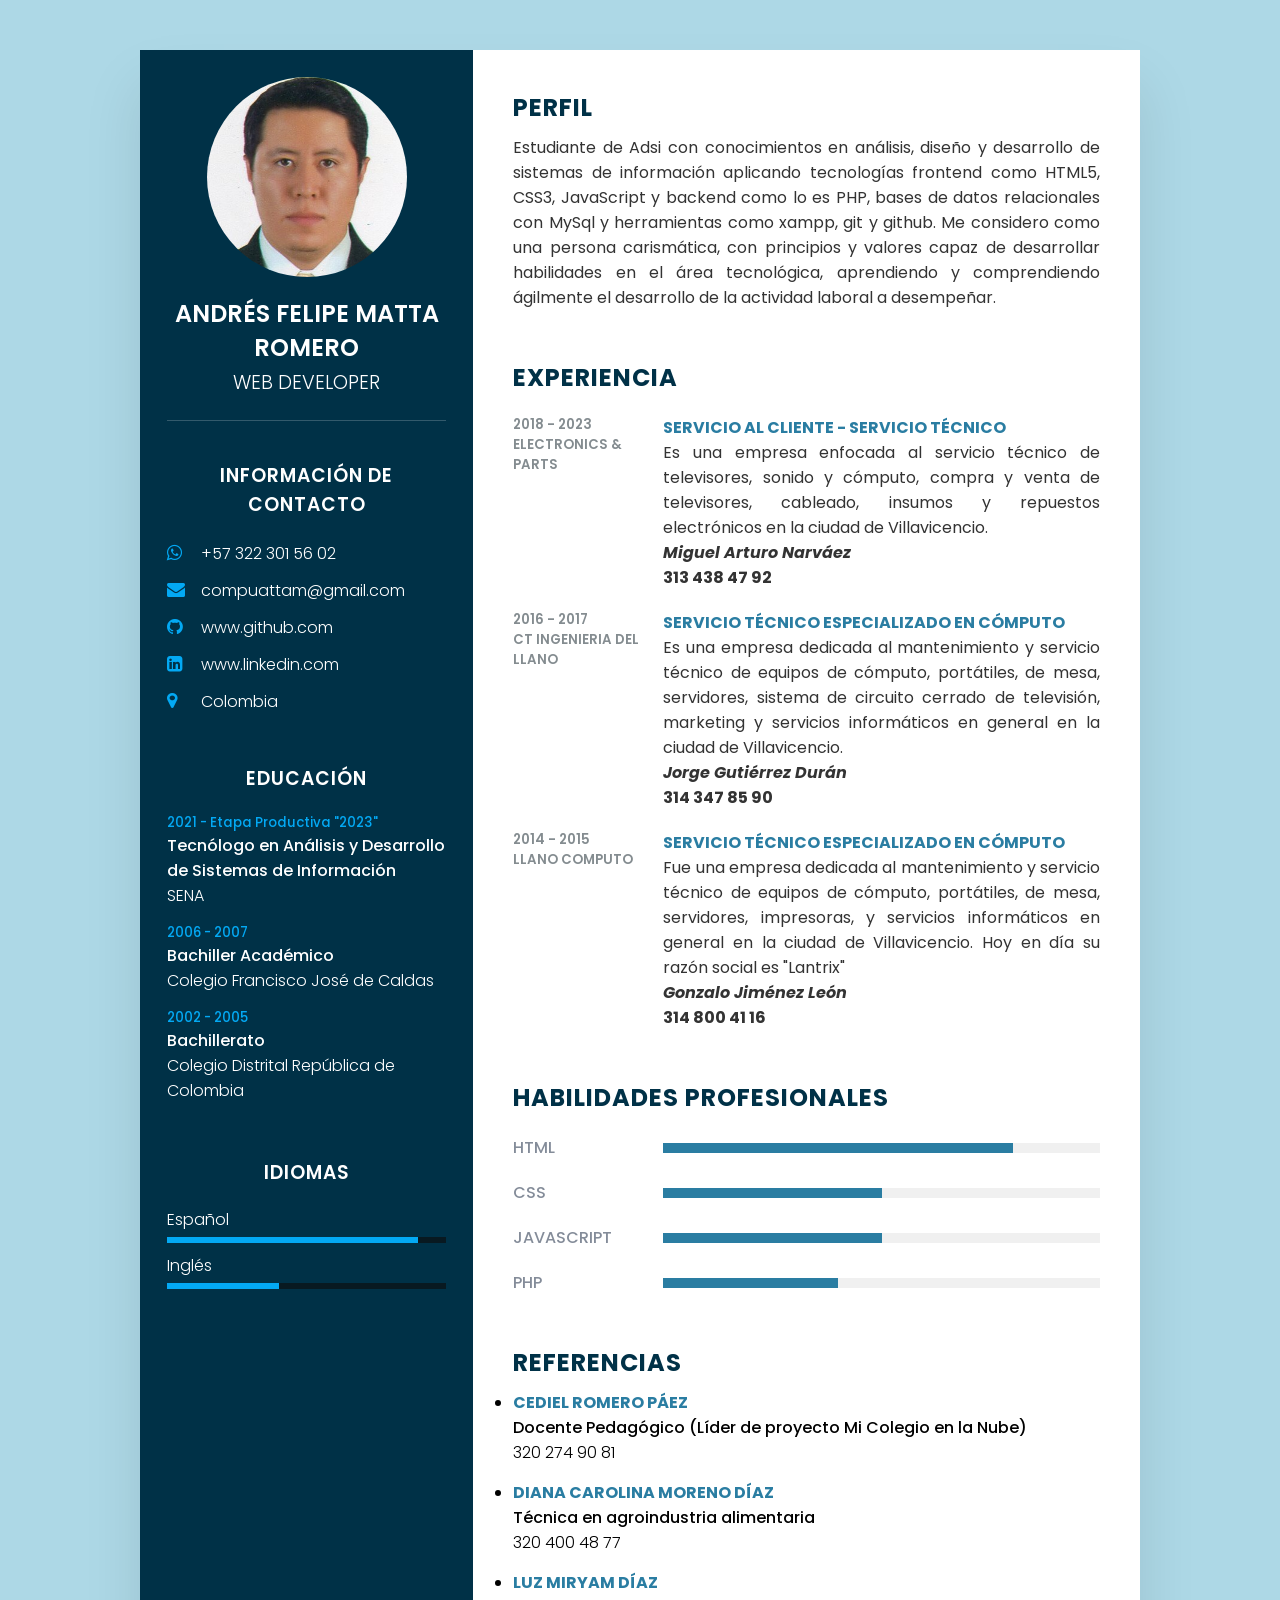
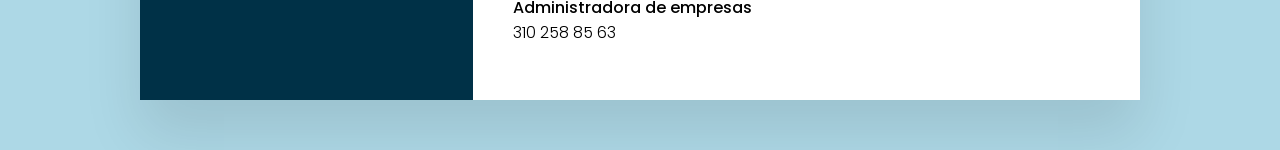
<file: index.html>
<!DOCTYPE html>
<html lang="es">
  <head>
    <meta charset="UTF-8" />
    <meta http-equiv="X-UA-Compatible" content="IE=edge" />
    <meta name="viewport" content="width=device-width, initial-scale=1.0" />
    <title>Curriculum Vitae</title>
    <link
      rel="stylesheet"
      href="https://cdnjs.cloudflare.com/ajax/libs/font-awesome/4.7.0/css/font-awesome.css"
      integrity="sha512-5A8nwdMOWrSz20fDsjczgUidUBR8liPYU+WymTZP1lmY9G6Oc7HlZv156XqnsgNUzTyMefFTcsFH/tnJE/+xBg=="
      crossorigin="anonymous"
      referrerpolicy="no-referrer"
    />
    <link rel="stylesheet" href="css/style.css" type="text/css" />
  </head>
  <body>
    <div class="container">
      <div class="left_Side">
        <div class="profileText">
          <div class="imgBx">
            <img src="img/foto.jpg" alt="" />
          </div>
          <h2>Andrés Felipe Matta Romero<br /><span>Web Developer</span></h2>
        </div>
        <div class="contactInfo">
          <h3 class="title">Información de Contacto</h3>
          <ul>
            <li>
              <a href="https://wa.me/573223015602?text=Hola,%20he%20visto%20tu%20hoja%20de%20vida" target="_blank">
              <span class="icon">
              <i class="fa fa-whatsapp" aria-hidden="true"></i>
              </span>
              <span class="text">+57 322 301 56 02</span></a>
            </li>
            <li>
              <a href="mailto:compuattam@gmail.com">
              <span class="icon"
                ><i class="fa fa-envelope" aria-hidden="true"></i
              ></span>
              <span class="text">compuattam@gmail.com</span></a>
            </li>
            <li>
              <a href="https://github.com/compuattam" target="_blank">
              <span class="icon"
                ><i class="fa fa-github" aria-hidden="true"></i
              ></span>
              <span class="text">www.github.com</span></a>
            </li>
            <li>
              <a href="https://www.linkedin.com/in/andr%C3%A9s-felipe-matta-romero-849a6a207/" target="_blank">
              <span class="icon"
                ><i class="fa fa-linkedin-square" aria-hidden="true"></i
              ></span>
              <span class="text">www.linkedin.com</span></a>
            </li>
            <li>
              <span class="icon"
                ><i class="fa fa-map-marker" aria-hidden="true"></i
              ></span>
              <span class="text">Colombia</span>
            </li>
          </ul>
        </div>

        <div class="contactInfo education">
          <h3 class="title">Educación</h3>
          <ul>
            <li>
              <h5>2021 - Etapa Productiva "2023"</h5>
              <h4>Tecnólogo en Análisis y Desarrollo de Sistemas de Información</h4>
              <h4>SENA</h4>
            </li>
            <li>
              <h5>2006 - 2007</h5>
              <h4>Bachiller Académico</h4>
              <h4>Colegio Francisco José de Caldas</h4>
            </li>
            <li>
              <h5>2002 - 2005</h5>
              <h4>Bachillerato</h4>
              <h4>Colegio Distrital República de Colombia</h4>
            </li>
          </ul>
        </div>

        <div class="contactInfo language">
          <h3 class="title">Idiomas</h3>
          <ul>
            <li>
              <span class="text">Español</span>
              <span class="percent">
                <div style="width: 90%"></div>
              </span>
            </li>
            <li>
              <span class="text">Inglés</span>
              <span class="percent">
                <div style="width: 40%"></div>
              </span>
            </li>
          </ul>
        </div>
      </div>

      <div class="right_Side">
        <div class="about">
          <h2 class="title2">Perfil</h2>
          <p>
            Estudiante de Adsi con conocimientos en análisis, diseño y desarrollo de sistemas de información
            aplicando tecnologías frontend como HTML5, CSS3, JavaScript y backend como lo es PHP, bases de datos 
            relacionales con MySql y herramientas como xampp, git y github. Me considero como una persona carismática,
            con principios y valores capaz de desarrollar habilidades en el área tecnológica, aprendiendo y comprendiendo 
            ágilmente el desarrollo de la actividad laboral a desempeñar.
          </p>
        </div>
        <div class="about">
          <h2 class="title2">Experiencia</h2>
          <div class="box">
            <div class="year_company">
                <h5>2018 - 2023</h5>
                <h5>Electronics &<br> Parts</h5>
            </div>
          <div class="text">
            <h4>Servicio al Cliente - Servicio Técnico</h4>
            <p>
              Es una empresa enfocada al servicio técnico de televisores, sonido y cómputo, compra y venta
              de televisores, cableado, insumos y repuestos electrónicos en la ciudad de Villavicencio. <br><b><i>Miguel Arturo Narváez</i><br>
              313 438 47 92</b>
            </p>
          </div>
        </div>

        <div class="box">
            <div class="year_company">
                <h5>2016 - 2017</h5>
                <h5>CT Ingenieria del Llano</h5>
            </div>
          <div class="text">
            <h4>Servicio Técnico Especializado en Cómputo</h4>
            <p>
              Es una empresa dedicada al mantenimiento y servicio técnico de equipos de cómputo, portátiles, de mesa, servidores,
              sistema de circuito cerrado de televisión, marketing y servicios informáticos en general en la ciudad de Villavicencio. <br>
              <b><i>Jorge Gutiérrez Durán</i><br>314 347 85 90</b>
            </p>
          </div>
        </div>

        <div class="box">
            <div class="year_company">
                <h5>2014 - 2015</h5>
                <h5>Llano Computo</h5>
            </div>
          <div class="text">
            <h4>Servicio Técnico Especializado en Cómputo</h4>
            <p>
              Fue una empresa dedicada al mantenimiento y servicio técnico de equipos de cómputo, portátiles, de mesa, servidores,
              impresoras, y servicios informáticos en general en la ciudad de Villavicencio. Hoy en día su razón social es "Lantrix" <br>
              <b><i>Gonzalo Jiménez León</i><br>314 800 41 16</b>
            </p>
          </div>
        </div>
      </div>

      <div class="about skills">
        <h2 class="title2">Habilidades Profesionales</h2>
        <div class="box">
            <h4>Html</h4>
            <div class="percent">
                <div style="width: 80%;"></div>
            </div>
        </div>
        <div class="box">
            <h4>CSS</h4>
            <div class="percent">
                <div style="width: 50%;"></div>
            </div>
        </div>
        <div class="box">
            <h4>JavaScript</h4>
            <div class="percent">
                <div style="width: 50%;"></div>
            </div>
        </div>
        <div class="box">
            <h4>PHP</h4>
            <div class="percent">
                <div style="width: 40%;"></div>
            </div>
        </div>
      </div>

        <div class="ref">
            <h2 class="title2">Referencias</h2>
            <ul>
                <li>
                  <h5>Cediel Romero Páez</h5>
                  <h4>Docente Pedagógico (Líder de proyecto Mi Colegio en la Nube)</h4>
                  <h4>320 274 90 81</h4>
                </li>
                <li>
                  <h5>Diana Carolina Moreno Díaz</h5>
                  <h4>Técnica en agroindustria alimentaria</h4>
                  <h4>320 400 48 77</h4>
                </li>
                <li>
                  <h5>Luz Miryam Díaz</h5>
                  <h4>Administradora de empresas<h4>
                  <h4>310 258 85 63</h4>
                </li>
              </ul>
        </div>
    </div>
  </body>
</html>
</file>
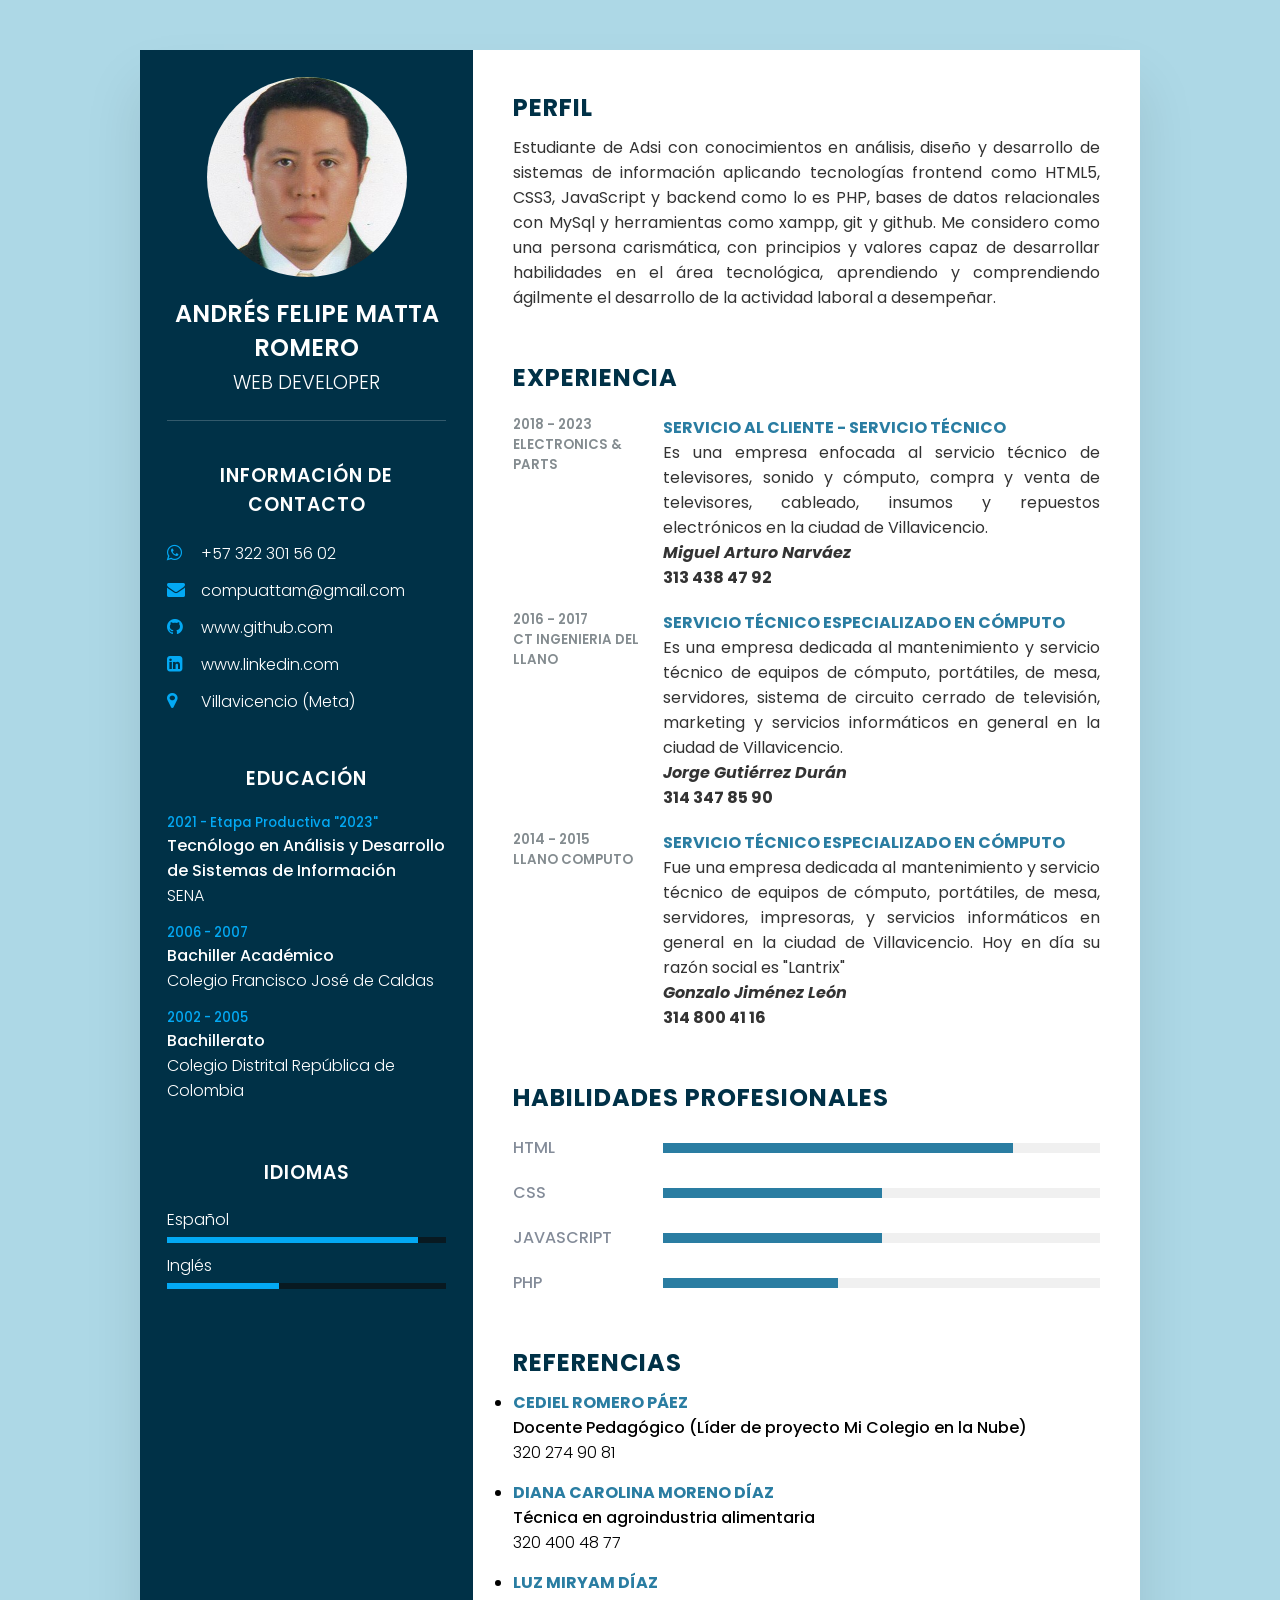
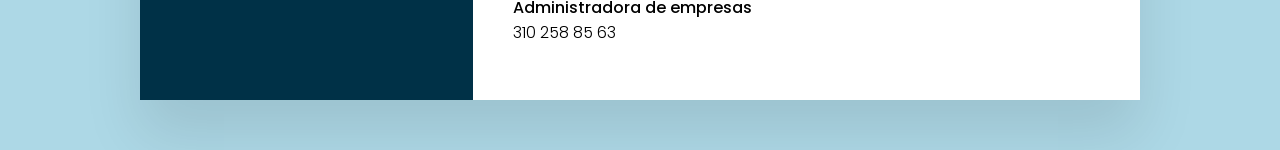
<file: public/index.html>
<!DOCTYPE html>
<html lang="es">
  <head>
    <meta charset="UTF-8" />
    <meta http-equiv="X-UA-Compatible" content="IE=edge" />
    <meta name="viewport" content="width=device-width, initial-scale=1.0" />
    <title>Curriculum Vitae</title>
    <link
      rel="stylesheet"
      href="https://cdnjs.cloudflare.com/ajax/libs/font-awesome/4.7.0/css/font-awesome.css"
      integrity="sha512-5A8nwdMOWrSz20fDsjczgUidUBR8liPYU+WymTZP1lmY9G6Oc7HlZv156XqnsgNUzTyMefFTcsFH/tnJE/+xBg=="
      crossorigin="anonymous"
      referrerpolicy="no-referrer"
    />
    <link rel="stylesheet" href="css/style.css" type="text/css" />
  </head>
  <body>
    <div class="container">
      <div class="left_Side">
        <div class="profileText">
          <div class="imgBx">
            <img src="img/foto.jpg" alt="" />
          </div>
          <h2>Andrés Felipe Matta Romero<br /><span>Web Developer</span></h2>
        </div>
        <div class="contactInfo">
          <h3 class="title">Información de Contacto</h3>
          <ul>
            <li>
              <a href="https://wa.me/573223015602?text=Hola,%20he%20visto%20tu%20hoja%20de%20vida" target="_blank">
              <span class="icon">
              <i class="fa fa-whatsapp" aria-hidden="true"></i>
              </span>
              <span class="text">+57 322 301 56 02</span></a>
            </li>
            <li>
              <a href="mailto:compuattam@gmail.com">
              <span class="icon"
                ><i class="fa fa-envelope" aria-hidden="true"></i
              ></span>
              <span class="text">compuattam@gmail.com</span></a>
            </li>
            <li>
              <a href="https://github.com/compuattam" target="_blank">
              <span class="icon"
                ><i class="fa fa-github" aria-hidden="true"></i
              ></span>
              <span class="text">www.github.com</span></a>
            </li>
            <li>
              <a href="https://www.linkedin.com/in/andr%C3%A9s-felipe-matta-romero-849a6a207/" target="_blank">
              <span class="icon"
                ><i class="fa fa-linkedin-square" aria-hidden="true"></i
              ></span>
              <span class="text">www.linkedin.com</span></a>
            </li>
            <li>
              <span class="icon"
                ><i class="fa fa-map-marker" aria-hidden="true"></i
              ></span>
              <span class="text">Villavicencio (Meta)</span>
            </li>
          </ul>
        </div>

        <div class="contactInfo education">
          <h3 class="title">Educación</h3>
          <ul>
            <li>
              <h5>2021 - Etapa Productiva "2023"</h5>
              <h4>Tecnólogo en Análisis y Desarrollo de Sistemas de Información</h4>
              <h4>SENA</h4>
            </li>
            <li>
              <h5>2006 - 2007</h5>
              <h4>Bachiller Académico</h4>
              <h4>Colegio Francisco José de Caldas</h4>
            </li>
            <li>
              <h5>2002 - 2005</h5>
              <h4>Bachillerato</h4>
              <h4>Colegio Distrital República de Colombia</h4>
            </li>
          </ul>
        </div>

        <div class="contactInfo language">
          <h3 class="title">Idiomas</h3>
          <ul>
            <li>
              <span class="text">Español</span>
              <span class="percent">
                <div style="width: 90%"></div>
              </span>
            </li>
            <li>
              <span class="text">Inglés</span>
              <span class="percent">
                <div style="width: 40%"></div>
              </span>
            </li>
          </ul>
        </div>
      </div>

      <div class="right_Side">
        <div class="about">
          <h2 class="title2">Perfil</h2>
          <p>
            Estudiante de Adsi con conocimientos en análisis, diseño y desarrollo de sistemas de información
            aplicando tecnologías frontend como HTML5, CSS3, JavaScript y backend como lo es PHP, bases de datos 
            relacionales con MySql y herramientas como xampp, git y github. Me considero como una persona carismática,
            con principios y valores capaz de desarrollar habilidades en el área tecnológica, aprendiendo y comprendiendo 
            ágilmente el desarrollo de la actividad laboral a desempeñar.
          </p>
        </div>
        <div class="about">
          <h2 class="title2">Experiencia</h2>
          <div class="box">
            <div class="year_company">
                <h5>2018 - 2023</h5>
                <h5>Electronics &<br> Parts</h5>
            </div>
          <div class="text">
            <h4>Servicio al Cliente - Servicio Técnico</h4>
            <p>
              Es una empresa enfocada al servicio técnico de televisores, sonido y cómputo, compra y venta
              de televisores, cableado, insumos y repuestos electrónicos en la ciudad de Villavicencio. <br><b><i>Miguel Arturo Narváez</i><br>
              313 438 47 92</b>
            </p>
          </div>
        </div>

        <div class="box">
            <div class="year_company">
                <h5>2016 - 2017</h5>
                <h5>CT Ingenieria del Llano</h5>
            </div>
          <div class="text">
            <h4>Servicio Técnico Especializado en Cómputo</h4>
            <p>
              Es una empresa dedicada al mantenimiento y servicio técnico de equipos de cómputo, portátiles, de mesa, servidores,
              sistema de circuito cerrado de televisión, marketing y servicios informáticos en general en la ciudad de Villavicencio. <br>
              <b><i>Jorge Gutiérrez Durán</i><br>314 347 85 90</b>
            </p>
          </div>
        </div>

        <div class="box">
            <div class="year_company">
                <h5>2014 - 2015</h5>
                <h5>Llano Computo</h5>
            </div>
          <div class="text">
            <h4>Servicio Técnico Especializado en Cómputo</h4>
            <p>
              Fue una empresa dedicada al mantenimiento y servicio técnico de equipos de cómputo, portátiles, de mesa, servidores,
              impresoras, y servicios informáticos en general en la ciudad de Villavicencio. Hoy en día su razón social es "Lantrix" <br>
              <b><i>Gonzalo Jiménez León</i><br>314 800 41 16</b>
            </p>
          </div>
        </div>
      </div>

      <div class="about skills">
        <h2 class="title2">Habilidades Profesionales</h2>
        <div class="box">
            <h4>Html</h4>
            <div class="percent">
                <div style="width: 80%;"></div>
            </div>
        </div>
        <div class="box">
            <h4>CSS</h4>
            <div class="percent">
                <div style="width: 50%;"></div>
            </div>
        </div>
        <div class="box">
            <h4>JavaScript</h4>
            <div class="percent">
                <div style="width: 50%;"></div>
            </div>
        </div>
        <div class="box">
            <h4>PHP</h4>
            <div class="percent">
                <div style="width: 40%;"></div>
            </div>
        </div>
      </div>

        <div class="ref">
            <h2 class="title2">Referencias</h2>
            <ul>
                <li>
                  <h5>Cediel Romero Páez</h5>
                  <h4>Docente Pedagógico (Líder de proyecto Mi Colegio en la Nube)</h4>
                  <h4>320 274 90 81</h4>
                </li>
                <li>
                  <h5>Diana Carolina Moreno Díaz</h5>
                  <h4>Técnica en agroindustria alimentaria</h4>
                  <h4>320 400 48 77</h4>
                </li>
                <li>
                  <h5>Luz Miryam Díaz</h5>
                  <h4>Administradora de empresas<h4>
                  <h4>310 258 85 63</h4>
                </li>
              </ul>
        </div>
    </div>
  </body>
</html>
</file>
<file: css/style.css>
@import url('https://fonts.googleapis.com/css?family=Poppins:200,300,400,500,600,700,800,900&display=swap');

* {
    margin: 0;
    padding: 0;
    box-sizing: border-box;
    font-family: 'Poppins', sans-serif;
}

body {
    background: lightblue;
    display: flex;
    justify-content: center;
    align-items: center;
    min-height: 100vh;      
}

.container {
    position: relative;
    width: 100%;
    max-width: 1000px;
    min-height: 1000px;
    background: #fff;
    margin: 50px;
    display: grid;
    grid-template-columns: 1fr 2fr;
    box-shadow: 0 35px 55px rgba(0,0,0,0.1);
}

.container .left_Side {
    position: relative;
    background: #003147;
    padding: 27px;
}

.profileText {
    position: relative;
    display: flex;
    flex-direction: column;
    align-items: center;
    padding-bottom: 20px;
    border-bottom: 1px solid rgba(255,255,255,0.2);
}

.profileText .imgBx {
    position: relative;
    width: 200px;
    height: 200px;
    border-radius: 50%;
    overflow: hidden;
}

.profileText .imgBx img {
    position: absolute;
    top: 0;
    left: 0;
    width: 100%;
    height: 100%;
    object-fit: cover;
}

.profileText h2 {
    color: #fff;
    font-size: 1.5em;
    margin-top: 20px;
    text-transform: uppercase;
    text-align: center;
    font-weight: 600;
    line-height: 1.4em;
}

.profileText h2 span {
    font-size: 0.8em;
    font-weight: 300;
}

.contactInfo {
     padding-top: 40px;
}

.title {
    color: #fff;
    text-transform: uppercase;
    font-weight: 600;
    letter-spacing: 1px;
    margin-bottom: 20px;
    text-align: center;
}

.contactInfo ul {
    position: relative;
}

.contactInfo ul li {
    position: relative;
    list-style: none;
    margin: 10px 0;
    cursor: pointer;
}

.contactInfo ul li .icon {
    display: inline-block;
    width: 30px;
    font-size: 18px;
    color: #03a9f4;
}

.contactInfo ul li span {
    color: #fff;   
    font-weight: 300; 
}

.contactInfo.education li {
    margin-bottom: 15px;
}

.contactInfo.education h5 {
    color: #03a9f4;
    font-weight: 500;
}

.contactInfo.education h4:nth-child(2) {
    color: #fff;
    font-weight: 500;
}

.contactInfo.education h4 {
    color: #fff;
    font-weight: 300;
}

.contactInfo.language .percent {
    position: relative;
    width: 100%;
    height: 6px;
    background: #081921;
    display: block;
    margin-top: 5px;
}

.contactInfo.language .percent div {
    position: absolute;
    top: 0;
    left: 0;
    height: 100%;
    background: #03a9f4;
}

a {
    text-decoration: none;
    color: #fff;
}

.container .right_Side {
    position: relative;
    background: #fff;
    padding: 40px;
}

.about {
    margin-bottom: 50px;
}

.about:last-child {
    margin-bottom: 0;
}

.title2 {
    color: #003147;
    text-transform: uppercase;
    letter-spacing: 1px;
    margin-bottom: 10px;
}

p {
    color: #333;
    text-align: justify;
}

.about .box {
    display: flex;
    flex-direction: row;
    margin: 20px 0;
}

.about .box .year_company {
    min-width: 150px;
}

.about .box .year_company h5 {
    text-transform: uppercase;
    color: #848c90;
    font-weight: 600;
}

.about .box .text h4 {
    text-transform: uppercase;
    color: #2a7da2;
    font-size: 16px;
}

.skills .box {
    position: relative;
    width: 100%;
    display: grid;
    grid-template-columns: 150px 1fr;
    justify-content: center;
    align-items: center;
}

.skills .box h4 {
    text-transform: uppercase;
    color: #848c99;
    font-weight: 500; 
}

.skills .box .percent {
    position: relative;
    width: 100%;
    height: 10px;
    background: #f0f0f0;
}

.skills .box .percent div {
    position: absolute;
    top: 0;
    left: 0;
    height: 100%;
    background: #2a7da2;
}

.ref li {
    margin-bottom: 15px;
}

.ref h5 {
    text-transform: uppercase;
    color: #2a7da2;
    font-size: 16px;
}

.ref h4:nth-child(2) {
    font-weight: 500;
}

.ref h4 {
    font-weight: 300;
}

@media (max-width: 1000px) {
    
    .container {
        margin: 10px;
        grid-template-columns: repeat(1, 1fr);
    }
}

@media (max-width: 600px) {

    .about .box {
        flex-direction: column;
    }

    .about .box .year_company {
        min-width: 150px;
        margin-bottom: 5px;
    }

    .skills .box {
        grid-template-columns: repeat(1, 1fr);
    }
}
</file>
<file: public/css/style.css>
@import url('https://fonts.googleapis.com/css?family=Poppins:200,300,400,500,600,700,800,900&display=swap');

* {
    margin: 0;
    padding: 0;
    box-sizing: border-box;
    font-family: 'Poppins', sans-serif;
}

body {
    background: lightblue;
    display: flex;
    justify-content: center;
    align-items: center;
    min-height: 100vh;      
}

.container {
    position: relative;
    width: 100%;
    max-width: 1000px;
    min-height: 1000px;
    background: #fff;
    margin: 50px;
    display: grid;
    grid-template-columns: 1fr 2fr;
    box-shadow: 0 35px 55px rgba(0,0,0,0.1);
}

.container .left_Side {
    position: relative;
    background: #003147;
    padding: 27px;
}

.profileText {
    position: relative;
    display: flex;
    flex-direction: column;
    align-items: center;
    padding-bottom: 20px;
    border-bottom: 1px solid rgba(255,255,255,0.2);
}

.profileText .imgBx {
    position: relative;
    width: 200px;
    height: 200px;
    border-radius: 50%;
    overflow: hidden;
}

.profileText .imgBx img {
    position: absolute;
    top: 0;
    left: 0;
    width: 100%;
    height: 100%;
    object-fit: cover;
}

.profileText h2 {
    color: #fff;
    font-size: 1.5em;
    margin-top: 20px;
    text-transform: uppercase;
    text-align: center;
    font-weight: 600;
    line-height: 1.4em;
}

.profileText h2 span {
    font-size: 0.8em;
    font-weight: 300;
}

.contactInfo {
     padding-top: 40px;
}

.title {
    color: #fff;
    text-transform: uppercase;
    font-weight: 600;
    letter-spacing: 1px;
    margin-bottom: 20px;
    text-align: center;
}

.contactInfo ul {
    position: relative;
}

.contactInfo ul li {
    position: relative;
    list-style: none;
    margin: 10px 0;
    cursor: pointer;
}

.contactInfo ul li .icon {
    display: inline-block;
    width: 30px;
    font-size: 18px;
    color: #03a9f4;
}

.contactInfo ul li span {
    color: #fff;   
    font-weight: 300; 
}

.contactInfo.education li {
    margin-bottom: 15px;
}

.contactInfo.education h5 {
    color: #03a9f4;
    font-weight: 500;
}

.contactInfo.education h4:nth-child(2) {
    color: #fff;
    font-weight: 500;
}

.contactInfo.education h4 {
    color: #fff;
    font-weight: 300;
}

.contactInfo.language .percent {
    position: relative;
    width: 100%;
    height: 6px;
    background: #081921;
    display: block;
    margin-top: 5px;
}

.contactInfo.language .percent div {
    position: absolute;
    top: 0;
    left: 0;
    height: 100%;
    background: #03a9f4;
}

a {
    text-decoration: none;
    color: #fff;
}

.container .right_Side {
    position: relative;
    background: #fff;
    padding: 40px;
}

.about {
    margin-bottom: 50px;
}

.about:last-child {
    margin-bottom: 0;
}

.title2 {
    color: #003147;
    text-transform: uppercase;
    letter-spacing: 1px;
    margin-bottom: 10px;
}

p {
    color: #333;
    text-align: justify;
}

.about .box {
    display: flex;
    flex-direction: row;
    margin: 20px 0;
}

.about .box .year_company {
    min-width: 150px;
}

.about .box .year_company h5 {
    text-transform: uppercase;
    color: #848c90;
    font-weight: 600;
}

.about .box .text h4 {
    text-transform: uppercase;
    color: #2a7da2;
    font-size: 16px;
}

.skills .box {
    position: relative;
    width: 100%;
    display: grid;
    grid-template-columns: 150px 1fr;
    justify-content: center;
    align-items: center;
}

.skills .box h4 {
    text-transform: uppercase;
    color: #848c99;
    font-weight: 500; 
}

.skills .box .percent {
    position: relative;
    width: 100%;
    height: 10px;
    background: #f0f0f0;
}

.skills .box .percent div {
    position: absolute;
    top: 0;
    left: 0;
    height: 100%;
    background: #2a7da2;
}

.ref li {
    margin-bottom: 15px;
}

.ref h5 {
    text-transform: uppercase;
    color: #2a7da2;
    font-size: 16px;
}

.ref h4:nth-child(2) {
    font-weight: 500;
}

.ref h4 {
    font-weight: 300;
}

@media (max-width: 1000px) {
    
    .container {
        margin: 10px;
        grid-template-columns: repeat(1, 1fr);
    }
}

@media (max-width: 600px) {

    .about .box {
        flex-direction: column;
    }

    .about .box .year_company {
        min-width: 150px;
        margin-bottom: 5px;
    }

    .skills .box {
        grid-template-columns: repeat(1, 1fr);
    }
}
</file>
